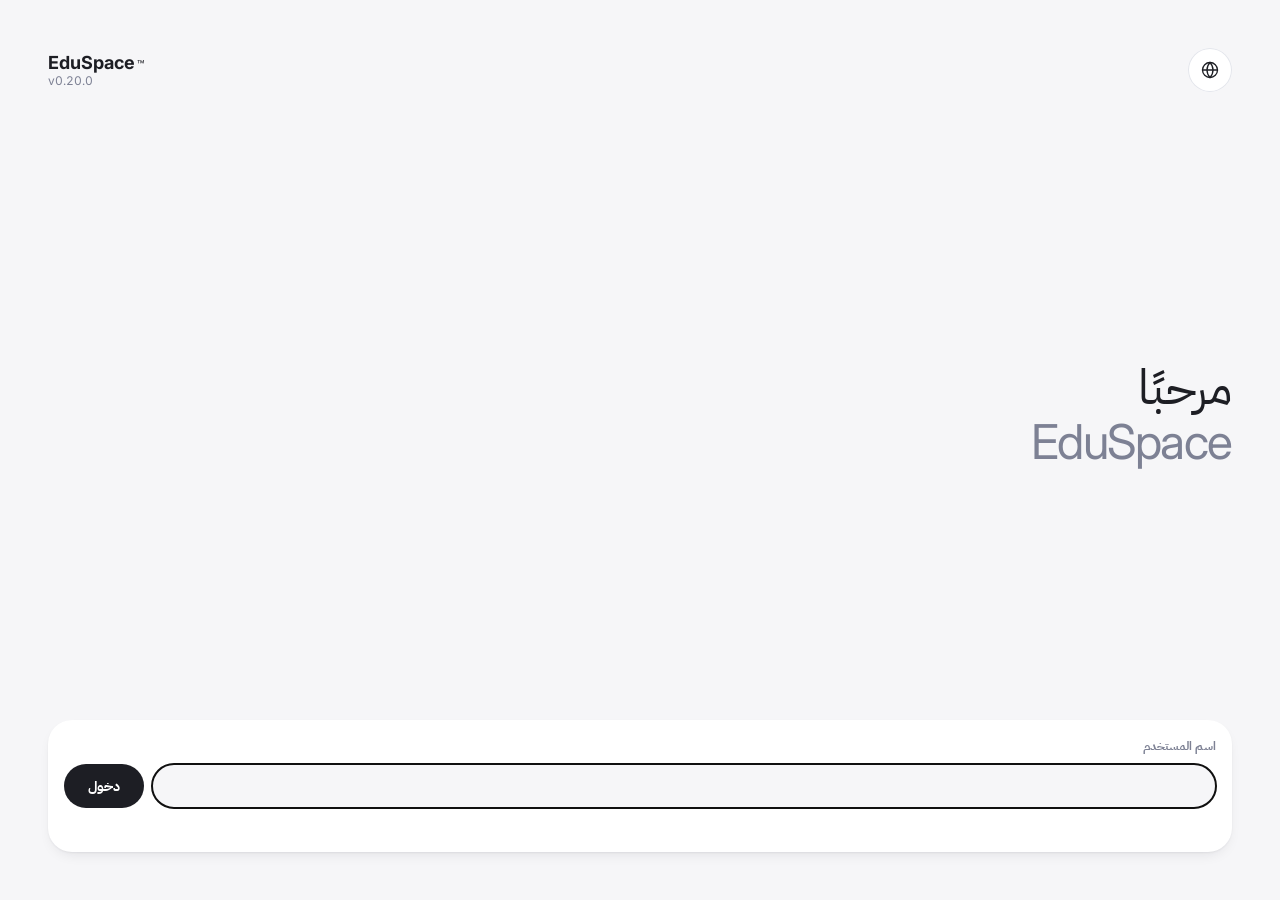
<file: index.html>
<!DOCTYPE html>
<html lang="ar" dir="rtl">
<head>
<meta charset="utf-8">
<meta name="viewport" content="width=device-width,initial-scale=1,maximum-scale=1,user-scalable=no,viewport-fit=cover">
<meta name="apple-mobile-web-app-capable" content="yes">
<meta name="mobile-web-app-capable" content="yes">
<meta name="apple-mobile-web-app-status-bar-style" content="default">
<meta name="apple-mobile-web-app-title" content="EduSpace">
<meta name="theme-color" content="#f6f6f8">
<link rel="manifest" href="manifest.webmanifest">
<link rel="apple-touch-icon" href="icon-180.png">
<link rel="preconnect" href="https://fonts.gstatic.com" crossorigin>
<link rel="stylesheet" href="https://fonts.googleapis.com/css2?family=Inter:wght@400;700&family=IBM+Plex+Sans+Arabic:wght@400;700&display=swap">
<link rel="stylesheet" href="app.css">
<title>EduSpace</title>
</head>
<body>
<div class="wrap" id="app"></div>
<div class="toast" id="toast" role="status"></div>
<script src="app.js"></script>
<script src="station.js"></script>
<script src="course.js"></script>
</body>
</html>
</file>
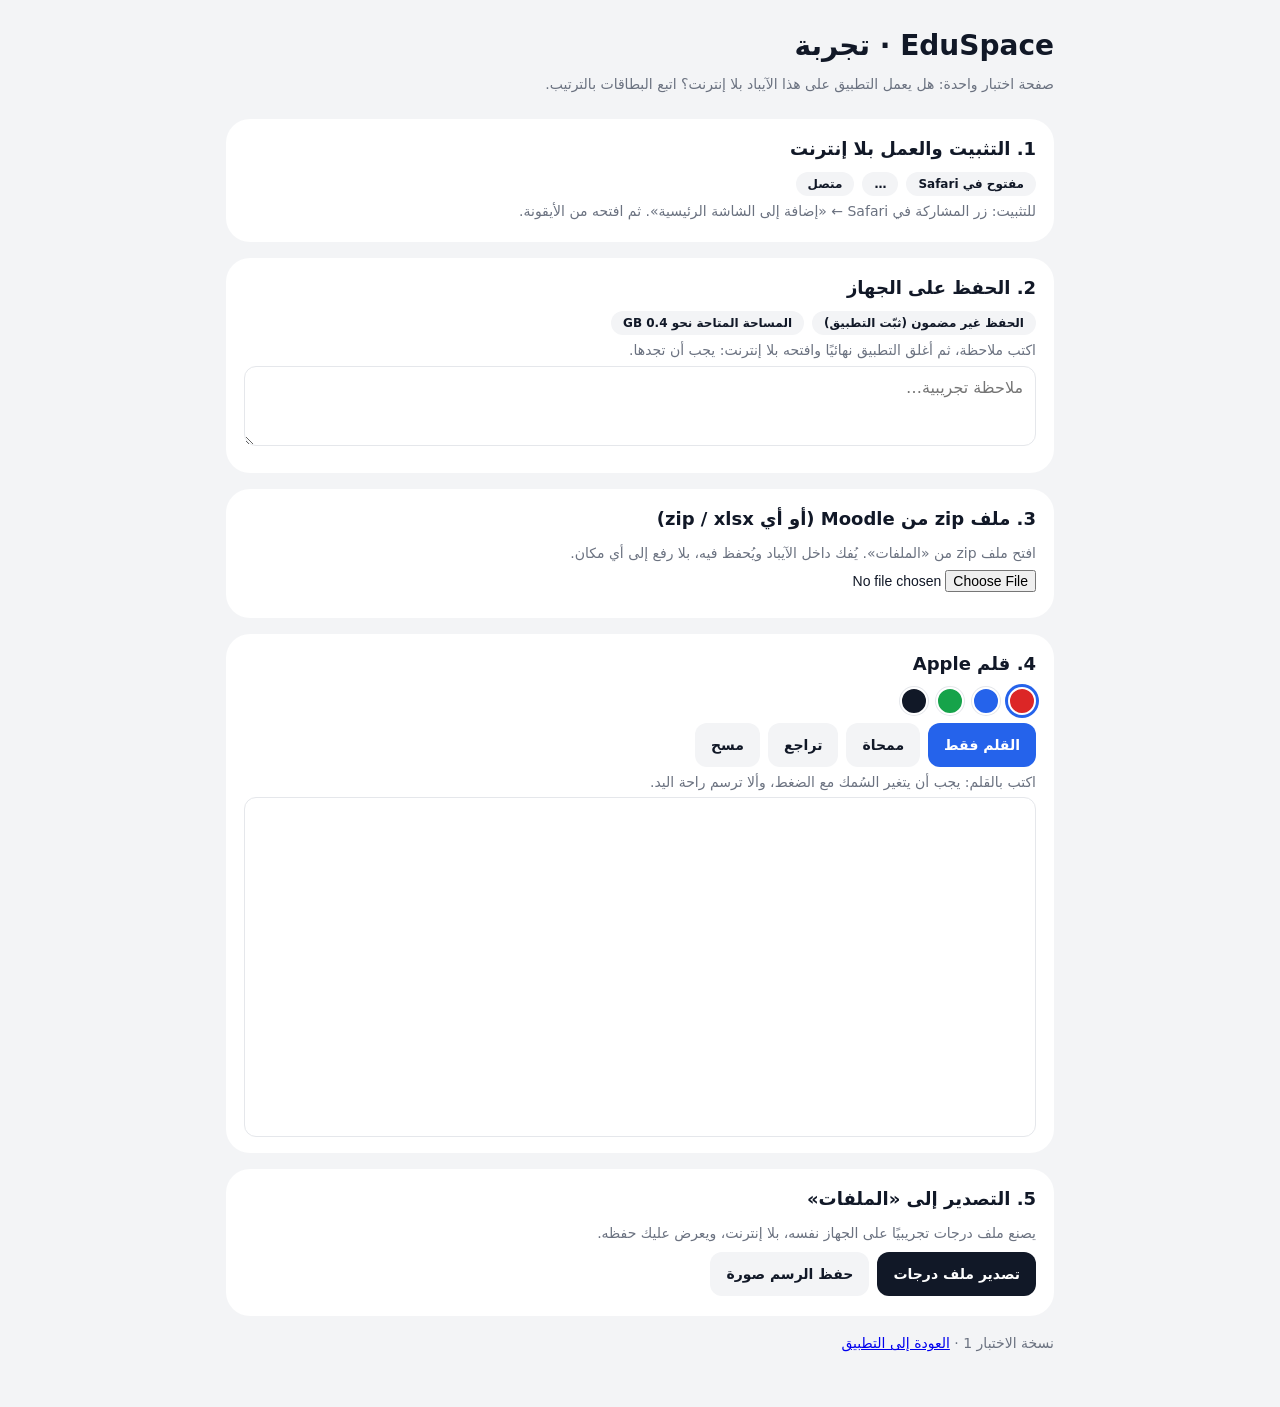
<file: test.html>
<!DOCTYPE html>
<html lang="ar" dir="rtl">
<head>
<meta charset="utf-8">
<meta name="viewport" content="width=device-width,initial-scale=1,viewport-fit=cover">
<meta name="apple-mobile-web-app-capable" content="yes">
<meta name="mobile-web-app-capable" content="yes">
<meta name="apple-mobile-web-app-status-bar-style" content="default">
<meta name="apple-mobile-web-app-title" content="EduSpace">
<meta name="theme-color" content="#111827">
<link rel="manifest" href="manifest.webmanifest">
<link rel="apple-touch-icon" href="icon-180.png">
<title>EduSpace · تجربة العمل بلا إنترنت</title>
<style>
:root{--fg:#111827;--mute:#6b7280;--line:#e5e7eb;--sheet:#f3f4f6;--blue:#2563eb;--ok:#16a34a;--bad:#dc2626}
*{box-sizing:border-box}
body{margin:0;font:16px/1.6 -apple-system,system-ui,"Segoe UI",Tahoma,sans-serif;color:var(--fg);background:var(--sheet);padding:env(safe-area-inset-top) 0 env(safe-area-inset-bottom)}
main{max-width:860px;margin:0 auto;padding:24px 16px 48px}
h1{font-size:28px;margin:0 0 4px}
.sub{color:var(--mute);font-size:14px;margin:0 0 24px}
.card{background:#fff;border-radius:24px;padding:16px 18px;margin:0 0 16px}
.card h2{font-size:18px;margin:0 0 8px;display:flex;align-items:center;gap:8px}
.n{color:var(--mute);font-size:14px;margin:4px 0}
.st{display:inline-block;border-radius:999px;padding:0 12px;font-size:12px;font-weight:700;line-height:24px;background:var(--sheet)}
.st.ok{background:#dcfce7;color:#166534}.st.bad{background:#fee2e2;color:#991b1b}
.row{display:flex;flex-wrap:wrap;gap:8px;align-items:center;margin-top:8px}
button,.btn{appearance:none;border:0;border-radius:12px;background:var(--fg);color:#fff;font:inherit;font-weight:700;font-size:14px;min-height:44px;padding:0 16px;cursor:pointer}
button.sec,.btn.sec{background:var(--sheet);color:var(--fg)}
button.on{background:var(--blue)}
textarea{width:100%;min-height:80px;border:1px solid var(--line);border-radius:12px;padding:8px 12px;font:inherit}
canvas{display:block;width:100%;height:340px;background:#fff;border:1px solid var(--line);border-radius:12px;touch-action:none}
.files{max-height:220px;overflow:auto;font-size:13px;direction:ltr;text-align:left;background:var(--sheet);border-radius:12px;padding:8px 12px;margin-top:8px}
.thumbs{display:flex;gap:8px;flex-wrap:wrap;margin-top:8px}.thumbs img{height:96px;border-radius:8px;border:1px solid var(--line)}
input[type=file]{font-size:14px}
.sw{width:28px;height:28px;border-radius:50%;border:2px solid #fff;box-shadow:0 0 0 1px var(--line);padding:0;min-height:0}
.sw.on{box-shadow:0 0 0 3px var(--blue)}
</style>
</head>
<body>
<main>
  <h1>EduSpace · تجربة</h1>
  <p class="sub">صفحة اختبار واحدة: هل يعمل التطبيق على هذا الآيباد بلا إنترنت؟ اتبع البطاقات بالترتيب.</p>

  <section class="card">
    <h2>1. التثبيت والعمل بلا إنترنت</h2>
    <div class="row"><span id="s-inst" class="st">…</span><span id="s-sw" class="st">…</span><span id="s-net" class="st">…</span></div>
    <p class="n" id="s-help"></p>
  </section>

  <section class="card">
    <h2>2. الحفظ على الجهاز</h2>
    <div class="row"><span id="s-per" class="st">…</span><span id="s-quota" class="st">…</span></div>
    <p class="n">اكتب ملاحظة، ثم أغلق التطبيق نهائيًا وافتحه بلا إنترنت: يجب أن تجدها.</p>
    <textarea id="note" placeholder="ملاحظة تجريبية…"></textarea>
    <p class="n" id="note-at"></p>
  </section>

  <section class="card">
    <h2>3. ملف zip من Moodle (أو أي zip / xlsx)</h2>
    <p class="n">افتح ملف zip من «الملفات». يُفك داخل الآيباد ويُحفظ فيه، بلا رفع إلى أي مكان.</p>
    <input type="file" id="zip" accept=".zip,.xlsx,application/zip,application/vnd.openxmlformats-officedocument.spreadsheetml.sheet">
    <p class="n" id="zip-s"></p>
    <div class="files" id="zip-l" hidden></div>
    <div class="thumbs" id="zip-t"></div>
  </section>

  <section class="card">
    <h2>4. قلم Apple</h2>
    <div class="row" id="pal"></div>
    <div class="row">
      <button id="b-pen" class="on" type="button">القلم فقط</button>
      <button id="b-er" class="sec" type="button">ممحاة</button>
      <button id="b-un" class="sec" type="button">تراجع</button>
      <button id="b-cl" class="sec" type="button">مسح</button>
    </div>
    <p class="n" id="pen-s">اكتب بالقلم: يجب أن يتغير السُمك مع الضغط، وألا ترسم راحة اليد.</p>
    <canvas id="cv"></canvas>
  </section>

  <section class="card">
    <h2>5. التصدير إلى «الملفات»</h2>
    <p class="n">يصنع ملف درجات تجريبيًا على الجهاز نفسه، بلا إنترنت، ويعرض عليك حفظه.</p>
    <div class="row"><button id="b-csv" type="button">تصدير ملف درجات</button><button id="b-png" class="sec" type="button">حفظ الرسم صورة</button></div>
    <p class="n" id="ex-s"></p>
  </section>
  <p class="n">نسخة الاختبار 1 · <a href="./">العودة إلى التطبيق</a></p>
</main>
<script>
var $ = function (id) { return document.getElementById(id); };
function st(el, txt, cls) { el.textContent = txt; el.className = 'st' + (cls ? ' ' + cls : ''); }

/* ---------- 1. install, offline ---------- */
var standalone = window.navigator.standalone === true || matchMedia('(display-mode: standalone)').matches;
st($('s-inst'), standalone ? 'مثبّت على الشاشة الرئيسية' : 'مفتوح في Safari', standalone ? 'ok' : '');
$('s-help').textContent = standalone ? 'جرّب الآن: فعّل وضع الطيران، ثم أغلق التطبيق نهائيًا وافتحه من أيقونته.'
  : 'للتثبيت: زر المشاركة في Safari ← «إضافة إلى الشاشة الرئيسية». ثم افتحه من الأيقونة.';
function net() { st($('s-net'), navigator.onLine ? 'متصل' : 'بلا إنترنت', navigator.onLine ? '' : 'ok'); }
addEventListener('online', net); addEventListener('offline', net); net();
if ('serviceWorker' in navigator) {
  navigator.serviceWorker.register('sw.js').then(function () { return navigator.serviceWorker.ready; })
    .then(function () { st($('s-sw'), 'جاهز للعمل بلا إنترنت', 'ok'); })
    .catch(function (e) { st($('s-sw'), 'تعذّر التجهيز: ' + e.message, 'bad'); });
} else st($('s-sw'), 'المتصفح لا يدعم العمل بلا إنترنت', 'bad');

/* ---------- 2. storage on the device (IndexedDB) ---------- */
var DB = null;
function db() {
  if (DB) return Promise.resolve(DB);
  return new Promise(function (ok, no) {
    var r = indexedDB.open('eduspace-test', 1);
    r.onupgradeneeded = function () { r.result.createObjectStore('kv'); };
    r.onsuccess = function () { DB = r.result; ok(DB); }; r.onerror = function () { no(r.error); };
  });
}
function put(k, v) { return db().then(function (d) { return new Promise(function (ok, no) { var t = d.transaction('kv', 'readwrite'); t.objectStore('kv').put(v, k); t.oncomplete = ok; t.onerror = function () { no(t.error); }; }); }); }
function get(k) { return db().then(function (d) { return new Promise(function (ok, no) { var r = d.transaction('kv').objectStore('kv').get(k); r.onsuccess = function () { ok(r.result); }; r.onerror = function () { no(r.error); }; }); }); }
if (navigator.storage && navigator.storage.persist) {
  navigator.storage.persist().then(function (p) { st($('s-per'), p ? 'الحفظ دائم' : 'الحفظ غير مضمون (ثبّت التطبيق)', p ? 'ok' : ''); });
  navigator.storage.estimate().then(function (e) { st($('s-quota'), 'المساحة المتاحة نحو ' + Math.round((e.quota || 0) / 1e9 * 10) / 10 + ' GB'); });
} else { st($('s-per'), 'لا معلومات عن الحفظ'); $('s-quota').hidden = true; }
get('note').then(function (n) { if (n) { $('note').value = n.text; $('note-at').textContent = 'محفوظة منذ ' + new Date(n.at).toLocaleString('ar-EG-u-nu-latn'); } });
$('note').oninput = function () {
  var v = this.value; clearTimeout(this.t);
  this.t = setTimeout(function () { put('note', { text: v, at: Date.now() }).then(function () { $('note-at').textContent = 'حُفظت على الجهاز'; }); }, 400);
};

/* ---------- 3. zip ---------- */
function unzip(u) {
  var dv = new DataView(u.buffer, u.byteOffset, u.byteLength), e = -1, out = [];
  for (var i = u.length - 22; i >= Math.max(0, u.length - 66000); i--) if (dv.getUint32(i, true) === 0x06054b50) { e = i; break; }
  if (e < 0) throw new Error('ليس ملف zip');
  var n = dv.getUint16(e + 10, true), p = dv.getUint32(e + 16, true);
  for (var k = 0; k < n; k++) {
    if (dv.getUint32(p, true) !== 0x02014b50) break;
    var flags = dv.getUint16(p + 8, true), meth = dv.getUint16(p + 10, true), csz = dv.getUint32(p + 20, true), usz = dv.getUint32(p + 24, true);
    var nl = dv.getUint16(p + 28, true), xl = dv.getUint16(p + 30, true), cl = dv.getUint16(p + 32, true), lo = dv.getUint32(p + 42, true);
    var raw = u.subarray(p + 46, p + 46 + nl), name;
    try { name = new TextDecoder('utf-8', { fatal: !(flags & 0x800) ? true : false }).decode(raw); } catch (x) { name = new TextDecoder('windows-1256').decode(raw); }
    out.push({ name: name, meth: meth, csz: csz, usz: usz, lo: lo });
    p += 46 + nl + xl + cl;
  }
  function data(f) {
    var s0 = f.lo + 30 + dv.getUint16(f.lo + 26, true) + dv.getUint16(f.lo + 28, true), d = u.subarray(s0, s0 + f.csz);
    if (f.meth === 0) return Promise.resolve(new Blob([d]));
    return new Response(new Blob([d]).stream().pipeThrough(new DecompressionStream('deflate-raw'))).blob();
  }
  return { files: out, data: data };
}
function kb(n) { return n > 1e6 ? (Math.round(n / 1e5) / 10) + ' MB' : Math.max(1, Math.round(n / 1e3)) + ' KB'; }
function showZip(name, buf, saved) {
  var z; try { z = unzip(new Uint8Array(buf)); } catch (e) { $('zip-s').textContent = e.message; return; }
  var files = z.files.filter(function (f) { return !/\/$/.test(f.name); }), dirs = {};
  files.forEach(function (f) { dirs[f.name.split('/')[0]] = 1; });
  $('zip-s').textContent = name + ' · ' + kb(buf.byteLength) + ' · ' + files.length + ' ملفًا في ' + Object.keys(dirs).length + ' مجلدًا' + (saved ? ' · محفوظ على الجهاز ✓' : '');
  var l = $('zip-l'); l.hidden = false; l.textContent = '';
  files.slice(0, 300).forEach(function (f) { var d = document.createElement('div'); d.textContent = f.name + '  (' + kb(f.usz) + ')'; l.appendChild(d); });
  var t = $('zip-t'); t.textContent = '';
  files.filter(function (f) { return /\.(jpe?g|png|gif|webp)$/i.test(f.name); }).slice(0, 8).forEach(function (f) {
    z.data(f).then(function (b) { var im = document.createElement('img'); im.src = URL.createObjectURL(b); im.title = f.name; t.appendChild(im); })
      .catch(function () {});
  });
}
$('zip').onchange = function () {
  var f = this.files[0]; if (!f) return;
  $('zip-s').textContent = 'جارٍ الفتح…';
  f.arrayBuffer().then(function (buf) {
    showZip(f.name, buf, false);
    return put('zip', { name: f.name, buf: buf, at: Date.now() }).then(function () { showZip(f.name, buf, true); });
  }).catch(function (e) { $('zip-s').textContent = 'تعذّر: ' + e.message; });
};
get('zip').then(function (z) { if (z) showZip(z.name, z.buf, true); });

/* ---------- 4. Apple Pencil ---------- */
var cv = $('cv'), cx = cv.getContext('2d'), strokes = [], cur = null, penOnly = true, eraser = false, color = '#dc2626';
['#dc2626', '#2563eb', '#16a34a', '#111827'].forEach(function (c) {
  var b = document.createElement('button'); b.type = 'button'; b.className = 'sw' + (c === color ? ' on' : ''); b.style.background = c; b.setAttribute('aria-label', 'لون');
  b.onclick = function () { color = c; eraser = false; $('b-er').className = 'sec'; [].forEach.call($('pal').children, function (x) { x.classList.remove('on'); }); b.classList.add('on'); };
  $('pal').appendChild(b);
});
function size() {
  var r = cv.getBoundingClientRect(), d = devicePixelRatio || 1;
  cv.width = r.width * d; cv.height = r.height * d; cx.setTransform(d, 0, 0, d, 0, 0); redraw();
}
function seg(s, a, b) {
  cx.globalCompositeOperation = s.er ? 'destination-out' : 'source-over';
  cx.strokeStyle = s.c; cx.lineCap = 'round'; cx.lineJoin = 'round';
  cx.lineWidth = s.er ? 24 : 1 + 5 * (b.p || 0.5);
  cx.beginPath(); cx.moveTo(a.x, a.y); cx.lineTo(b.x, b.y); cx.stroke();
}
function redraw() {
  cx.clearRect(0, 0, cv.width, cv.height);
  strokes.forEach(function (s) { for (var i = 1; i < s.pts.length; i++) seg(s, s.pts[i - 1], s.pts[i]); });
}
function pt(e) { var r = cv.getBoundingClientRect(); return { x: e.clientX - r.left, y: e.clientY - r.top, p: e.pressure }; }
cv.addEventListener('pointerdown', function (e) {
  if (penOnly && e.pointerType === 'touch') return;
  cv.setPointerCapture(e.pointerId);
  cur = { c: color, er: eraser, pts: [pt(e)] }; strokes.push(cur);
  $('pen-s').textContent = 'نوع الإدخال: ' + (e.pointerType === 'pen' ? 'قلم Apple ✓' : e.pointerType === 'touch' ? 'إصبع' : 'فأرة') + ' · الضغط ' + Math.round(e.pressure * 100) + '%';
});
cv.addEventListener('pointermove', function (e) {
  if (!cur) return;
  var list = e.getCoalescedEvents ? e.getCoalescedEvents() : [e];
  list.forEach(function (x) { var p = pt(x); seg(cur, cur.pts[cur.pts.length - 1], p); cur.pts.push(p); });
});
function end() { if (cur) put('ink', strokes); cur = null; }
cv.addEventListener('pointerup', end); cv.addEventListener('pointercancel', end);
$('b-pen').onclick = function () { penOnly = !penOnly; this.className = penOnly ? 'on' : 'sec'; this.textContent = penOnly ? 'القلم فقط' : 'القلم والإصبع'; };
$('b-er').onclick = function () { eraser = !eraser; this.className = eraser ? 'on' : 'sec'; };
$('b-un').onclick = function () { strokes.pop(); redraw(); put('ink', strokes); };
$('b-cl').onclick = function () { strokes = []; redraw(); put('ink', strokes); };
addEventListener('resize', size);
get('ink').then(function (s) { if (s) strokes = s; size(); });

/* ---------- 5. export ---------- */
function save(blob, name) {
  var f = new File([blob], name, { type: blob.type });
  if (navigator.canShare && navigator.canShare({ files: [f] })) {
    return navigator.share({ files: [f], title: name }).then(function () { $('ex-s').textContent = 'تم: اختر «حفظ في الملفات».'; }, function () {});
  }
  var a = document.createElement('a'); a.href = URL.createObjectURL(blob); a.download = name; document.body.appendChild(a); a.click(); a.remove();
  $('ex-s').textContent = 'نُزّل ' + name;
}
$('b-csv').onclick = function () {
  var rows = [['الرقم الجامعي', 'الاسم', 'الشعبة', 'التكليف 1', 'التكليف 2', 'المجموع'],
    ['120256797', 'أحمد حسام محمد حسين', '102', '8', '9.5', '17.5'], ['120252966', 'أحمد سهيل عبد الكريم فروانة', '102', '7', '10', '17']];
  var csv = '﻿' + rows.map(function (r) { return r.map(function (c) { return '"' + String(c).replace(/"/g, '""') + '"'; }).join(','); }).join('\r\n');
  save(new Blob([csv], { type: 'text/csv' }), 'درجات-تجربة.csv');
};
$('b-png').onclick = function () { cv.toBlob(function (b) { save(b, 'تصحيح-تجربة.png'); }, 'image/png'); };
</script>
</body>
</html>
</file>
<file: app.css>
/* EduSpace offline — styles 0.20: Inter and IBM Plex Sans Arabic, one weight per size, tags and bars 28, buttons 44, the switch, the course cards in their light colour, the sign-in one field at a time; the margin variable is --edge (the course colour also used --m: no margins in 0.19). 0.19: fixed margins 48 (phone 24), no page scroll (the top bar stays), corners 24, white cards like the web, square home cards 6/4/2, bars 24, the mark 18, the sign-in page. 0.18: the whole course (course.js) — list cards, forms, the distribution, the participation; the approved card shadow (ui_notes 23); the grading page's bar at the top (ui_notes 4). 0.12: the grading station (viewer, tools, voice note), the two numbers, the distribution; 0.5.3: the version under the mark, the layer bubble; 0.5.2: home cards at the bottom, the bar's tip, the sync row; 0.5: the mark 16, selects as tall as buttons; 0.4: tips on round buttons; 0.3: course colours in three tones (--t light, --m middle, --d deep); 0.2: the approved style (handoff/brand_rules.md).
   Type: IBM Plex Sans Arabic 400/700, six sizes only: 48 · 28 · 18 · 16 · 14 · 12. */
:root{--ground:#f6f6f8;--card:#fff;--fg:#1d1e24;--fg2:#4b4e5e;--mute:#7d8194;--faint:#c6c8d1;--line:#e4e6ec;
  --lav:#eceefc;--lav2:#9aa6f2;--rose:#fbeef3;--rose2:#f0a9c2;--sky:#e8f2f6;--sky2:#a8c7d4;--sage:#edf5ef;--sage2:#b9d6c2;--slate:#b9c6d4;
  --blue:#3f5bd8;--ok:#1f8a4c;--warn:#b7791f;--bad:#d92d20;--moodle:#b45309;
  --hatch:repeating-linear-gradient(135deg,#ebecf1 0 6px,#f6f6f8 6px 12px)}
*{box-sizing:border-box;-webkit-tap-highlight-color:transparent}
html,body{margin:0;background:var(--ground);color:var(--fg);font:400 16px/1.7 "IBM Plex Sans Arabic",Helvetica,Arial,sans-serif}
body{padding:env(safe-area-inset-top) env(safe-area-inset-right) env(safe-area-inset-bottom) env(safe-area-inset-left)}
button,input,select{font:inherit;color:inherit}
svg{width:18px;height:18px;fill:none;stroke:currentColor;stroke-width:1.75;stroke-linecap:round;stroke-linejoin:round;flex:none}
.wrap{max-width:1100px;margin:0 auto;padding:16px 16px 112px}
/* home: the title at the top, the cards at the bottom with the same 16 margin as the sides; more cards grow upward */
.wrap.home{min-height:100vh;min-height:100dvh;display:flex;flex-direction:column;padding-bottom:calc(16px + env(safe-area-inset-bottom))}
.wrap.home>.grid{margin-top:auto;padding-top:24px}
/* brand: the original, unchanged */
.brand{direction:ltr;font-size:16px;font-weight:700;white-space:nowrap;display:inline-flex;flex-direction:column;align-items:flex-start;line-height:1.2}
.brand .w{display:block}
.brand sup{font-size:16px;font-weight:400;vertical-align:baseline;margin-inline-start:2px}
.brand .ver{font-size:12px;font-weight:400;color:var(--mute)}
/* top bar and titles */
.bar{display:flex;align-items:center;gap:8px;min-height:56px}
.bar .mid{flex:1;display:flex;justify-content:center;min-width:0}
h1{font-size:48px;line-height:1.15;font-weight:400;margin:16px 0 8px}
.syncrow{display:flex;justify-content:flex-start;margin:0 0 16px}
h1 span{display:block;color:var(--mute)}
h2{font-size:28px;line-height:1.25;font-weight:700;margin:0 0 12px}
h3{font-size:18px;line-height:1.4;font-weight:700;margin:0}
@media(max-width:480px){h1{font-size:28px}}
.n12{font-size:12px;color:var(--mute)}
.n14{font-size:14px;color:var(--fg2)}
/* buttons */
.ico{appearance:none;border:0;width:44px;height:44px;border-radius:50%;display:inline-flex;align-items:center;justify-content:center;cursor:pointer;flex:none;background:var(--card);color:var(--fg);box-shadow:inset 0 0 0 1px var(--line)}
.ico.dk{background:var(--fg);color:#fff;box-shadow:none}
/* every round icon button shows its name in a small dark tip, on hover and on keyboard focus */
.ico[data-tip]{position:relative}
.ico[data-tip]:hover::after,.ico[data-tip]:focus-visible::after{content:attr(data-tip);position:absolute;top:calc(100% + 6px);inset-inline-start:0;z-index:40;white-space:nowrap;background:var(--fg);color:#fff;font-size:12px;line-height:1.6;font-weight:400;padding:4px 10px;border-radius:999px;pointer-events:none}
@media (hover:none){.ico[data-tip]:hover::after{content:none}}
.btn{appearance:none;border:0;border-radius:999px;background:var(--fg);color:#fff;font-weight:700;font-size:14px;min-height:44px;padding:0 18px;display:inline-flex;align-items:center;gap:8px;cursor:pointer;white-space:nowrap}
.btn.sec{background:var(--card);color:var(--fg);box-shadow:inset 0 0 0 1px var(--line)}
.btn.dz{background:var(--bad)}
.btn:disabled{opacity:.4}
/* pills (tabs and filters) */
.pills{display:flex;gap:8px;overflow-x:auto;margin:0 0 16px;padding:2px}
.pills.inbar{margin:0 8px 0 0;flex:0 1 auto;min-width:0}
.pill{appearance:none;border:0;border-radius:999px;min-height:40px;padding:0 16px;font-size:14px;font-weight:700;background:var(--card);color:var(--fg2);box-shadow:inset 0 0 0 1px var(--line);cursor:pointer;display:inline-flex;align-items:center;gap:6px;white-space:nowrap}
.pill.on{background:var(--fg);color:#fff;box-shadow:none}
.badge{display:inline-flex;align-items:center;background:var(--fg);color:#fff;border-radius:999px;padding:0 10px;line-height:24px;font-size:12px;font-weight:700;white-space:nowrap}
.tag{display:inline-flex;align-items:center;border-radius:999px;padding:0 10px;line-height:22px;font-size:12px;font-weight:700;background:var(--ground);color:var(--fg2);white-space:nowrap}
.tag.moodle{background:#fff1e6;color:var(--moodle)}
.tag.ok{background:#e3f3e8;color:var(--ok)}
/* sync chip */
.sync{display:inline-flex;align-items:center;gap:8px;border:0;border-radius:999px;padding:0 14px;min-height:44px;font-size:12px;font-weight:700;background:var(--card);box-shadow:inset 0 0 0 1px var(--line);cursor:pointer;white-space:nowrap}
.sync .dot{width:8px;height:8px;border-radius:50%;background:var(--ok)}
.sync.pend .dot{background:#f59e0b}
.sync.off .dot{background:var(--mute)}
/* cards */
.grid{display:grid;grid-template-columns:repeat(auto-fill,minmax(320px,1fr));gap:16px}
.card{background:var(--card);border-radius:28px;padding:18px}
.cc{border-radius:28px;padding:18px;display:flex;flex-direction:column;gap:12px;cursor:pointer}
.cc .hd{display:flex;align-items:center;gap:10px}
.cc .hd .t{flex:1;min-width:0}
.cc .code{font-size:16px;font-weight:700;direction:ltr;display:block;text-align:right}
.big{font-size:48px;line-height:1;font-weight:400;direction:ltr;text-align:right}
.big small{font-size:18px;color:var(--mute)}
.cc{background:var(--t)}
/* progress: layered rounded rectangles — hatched track, then middle tone, then deep tone of the course colour */
.prog{position:relative;height:36px;border-radius:12px;background:var(--hatch);overflow:hidden}
.prog i{position:absolute;inset-block:0;inset-inline-start:0;border-radius:12px}
.prog i.s{background:var(--m)}
.prog i.g{background:var(--d)}
.prog.sm{height:10px;border-radius:5px}.prog.sm i{border-radius:5px}
.prog{cursor:pointer;overflow:visible}
.prog::before{content:"";position:absolute;inset:0;border-radius:inherit;background:var(--hatch);z-index:0}
.prog i{z-index:1}
.tipb{position:absolute;bottom:calc(100% + 8px);z-index:40;white-space:nowrap;background:var(--fg);color:#fff;font-size:12px;line-height:1.6;padding:4px 10px;border-radius:999px;pointer-events:none}
/* tables */
.tw{background:var(--card);border-radius:28px;overflow:auto;-webkit-overflow-scrolling:touch}
table{border-collapse:collapse;width:100%;font-size:14px}
th,td{padding:10px 12px;text-align:right;border-bottom:1px solid var(--line);white-space:nowrap}
th{font-size:12px;color:var(--mute);font-weight:700;position:sticky;top:0;background:var(--card);z-index:2}
td.ck,th.ck{width:1%;padding-inline-end:4px}
input[type=checkbox]{width:20px;height:20px;margin:0;vertical-align:middle;accent-color:var(--fg)}
tr.grp td{background:var(--ground);font-weight:700;cursor:pointer;position:sticky;top:41px;z-index:1}
tr.grp .gh{display:flex;align-items:center;gap:12px}
tr.grp.shut .chev{transform:rotate(90deg)}
tr.sel td{background:#f1f2fd}
.ltr{direction:ltr;text-align:right}
.av{width:34px;height:34px;border-radius:50%;background:var(--lav);display:inline-flex;align-items:center;justify-content:center;font-size:14px;font-weight:700;flex:none}
/* gradebook */
.gb th.st,.gb td.st{position:sticky;right:0;background:var(--card);z-index:3;box-shadow:-1px 0 0 var(--line)}
.gb th.st{z-index:4}
.gb td.g{padding:4px 6px}
.gb input.cell{width:64px;height:36px;border:1px solid transparent;border-radius:12px;background:var(--ground);text-align:center;font-size:16px;direction:ltr}
.gb input.cell:focus{outline:none;border-color:var(--fg);background:#fff}
.gb input.cell.dirty{box-shadow:inset 0 -3px 0 #f59e0b}
.gb th .it{display:flex;flex-direction:column;align-items:center;gap:2px;cursor:pointer;min-width:56px}
.gb th .it b{color:var(--fg);font-size:14px;text-align:center}
.gb th .it .row{justify-content:center}
.gb td.tot{font-weight:700;text-align:center;font-size:16px}
/* bulk bar */
.bulk{position:fixed;inset-inline:16px;bottom:calc(16px + env(safe-area-inset-bottom));z-index:20;display:flex;flex-wrap:wrap;gap:8px;align-items:center;background:var(--fg);color:#fff;border-radius:28px;padding:8px 12px;max-width:1068px;margin:0 auto}
.bulk b{margin-inline-end:auto;font-size:14px;padding-inline-start:6px}
.bulk .btn{background:rgba(255,255,255,.14);min-height:40px}
.bulk .btn.dz{background:var(--bad)}
/* sheet */
.ov{position:fixed;inset:0;background:rgba(29,30,36,.35);z-index:50;display:flex;align-items:flex-end;justify-content:center}
@media(min-width:700px){.ov{align-items:center}}
.sh{background:var(--card);width:100%;max-width:560px;max-height:88vh;overflow:auto;border-radius:28px 28px 0 0;padding:22px 22px calc(22px + env(safe-area-inset-bottom))}
@media(min-width:700px){.sh{border-radius:28px}}
.sh h2{font-size:18px;margin:0 0 12px}
.field{display:flex;flex-direction:column;gap:4px;margin:0 0 12px}
.field label,.lab{font-size:12px;font-weight:700;color:var(--mute)}
.field input,.field select,.inp{font-size:16px;height:44px;min-height:44px;box-sizing:border-box;border:0;border-radius:999px;padding:0 16px;background:var(--ground)}
select.inp,.field select{-webkit-appearance:none;appearance:none;padding-inline-end:40px;background-image:url("data:image/svg+xml,%3Csvg xmlns='http://www.w3.org/2000/svg' viewBox='0 0 24 24' fill='none' stroke='%231d1e24' stroke-width='1.75' stroke-linecap='round' stroke-linejoin='round'%3E%3Cpath d='m6 9 6 6 6-6'/%3E%3C/svg%3E");background-repeat:no-repeat;background-size:18px;background-position:left 14px center}
.opt{display:flex;align-items:center;gap:10px;min-height:40px;font-size:14px}
.foot{display:flex;gap:8px;flex-wrap:wrap;margin-top:16px}
.row{display:flex;align-items:center;gap:8px;flex-wrap:wrap}
.sp{flex:1}
.toast{position:fixed;left:50%;transform:translateX(-50%);bottom:calc(96px + env(safe-area-inset-bottom));background:var(--fg);color:#fff;border-radius:999px;padding:10px 18px;font-size:14px;z-index:60;opacity:0;transition:opacity .2s;pointer-events:none;max-width:90vw}
.toast.on{opacity:1}
.empty{padding:32px 16px;text-align:center;color:var(--mute)}
.ph{border:2px dashed var(--line);border-radius:28px;padding:32px 16px;text-align:center;color:var(--mute)}
.ch{display:flex;align-items:center;gap:12px;padding:10px 0;border-bottom:1px solid var(--line);font-size:14px}
.ch:last-child{border-bottom:0}
.banner{background:#fff7ed;color:#9a3412;border-radius:18px;padding:12px 16px;font-size:14px;margin:0 0 16px}
/* 0.12 — tags, the two numbers, the distribution */
.tag.warn{background:#fff7ed;color:var(--warn)}
.tag.bad{background:#fdecea;color:var(--bad)}
.gb td.stale{color:var(--mute);box-shadow:inset 0 -3px 0 #f59e0b}
.trow{display:flex;align-items:center;gap:12px;padding:8px 0;border-bottom:1px solid var(--line);font-size:14px}
.trow.hd{font-size:12px;color:var(--mute);font-weight:700}
.trow .sp{display:flex;align-items:center;gap:6px;flex-wrap:wrap}
.trow b,.trow>span:not(.sp){min-width:64px;text-align:left}
.trow.d1 .sp{padding-inline-start:20px}.trow.d2 .sp{padding-inline-start:40px;color:var(--fg2)}
.trow.d0{font-weight:700}
/* the station's list */
table.stn tr.link{cursor:pointer}
table.stn tr.link:active td{background:#f1f2fd}
table.stn td{white-space:normal;vertical-align:middle}
table.stn td .tag{margin-inline-start:4px}
td.num{text-align:center;font-weight:700;direction:ltr}
/* the viewer: the whole screen */
body.noscroll{overflow:hidden}
.vw{position:fixed;inset:0;z-index:45;background:#e9eaef;display:flex;flex-direction:column;padding:env(safe-area-inset-top) env(safe-area-inset-right) 0 env(safe-area-inset-left)}
.vbar,.vtools{display:flex;align-items:center;gap:8px;padding:8px 12px;background:var(--card);box-shadow:0 1px 0 var(--line);flex-wrap:wrap}
.vbar .who{flex:1;min-width:0;display:flex;flex-direction:column;line-height:1.4}
.vbar .who b{font-size:16px;white-space:nowrap;overflow:hidden;text-overflow:ellipsis}
.ico.flip svg{transform:scaleX(-1)}
.ico:disabled{opacity:.35}
.vg{display:flex;align-items:center;gap:8px}
.vg .cell{width:72px;height:44px;border:1px solid var(--line);border-radius:12px;background:var(--ground);text-align:center;font-size:18px;direction:ltr}
.vg .cell:focus{outline:none;border-color:var(--fg);background:#fff}
.vtools .tl{appearance:none;border:0;width:44px;height:44px;border-radius:12px;background:transparent;display:inline-flex;align-items:center;justify-content:center;cursor:pointer;color:var(--fg)}
.vtools .tl.on{background:var(--fg);color:#fff}
.vtools .tl.dotb i{width:20px;height:20px;border-radius:50%;display:block;box-shadow:0 0 0 2px #fff,0 0 0 3px var(--line)}
.vtools .tl.dotb.on{background:var(--ground)}
.vtools .tl.dotb.on i{box-shadow:0 0 0 2px #fff,0 0 0 4px var(--fg)}
.vau{display:flex;align-items:center;gap:8px}
.vaudio{height:40px;max-width:280px}
.recdot{width:12px;height:12px;border-radius:50%;background:var(--bad);animation:blink 1s infinite}
@keyframes blink{50%{opacity:.25}}
.vpages{flex:1;overflow:auto;-webkit-overflow-scrolling:touch;padding:16px 16px calc(32px + env(safe-area-inset-bottom));display:flex;flex-direction:column;align-items:center;gap:16px}
.vpage{position:relative;background:#fff;box-shadow:0 1px 3px rgba(0,0,0,.12);flex:none}
.vpage canvas{position:absolute;inset:0;width:100%;height:100%}
.vpage canvas.ink{touch-action:pan-x pan-y;cursor:crosshair}
.vfile{align-self:stretch;max-width:980px;margin:0 auto;width:100%}
.vload{padding:32px;color:var(--mute)}
.vload.err{color:var(--bad)}
.vother{background:var(--card);border-radius:28px;padding:24px;text-align:center}
/* 0.13 — the submitted text, links, notes */
.vnote,.vtextw,.vlinks{width:100%;max-width:980px;background:var(--card);border-radius:18px;padding:12px 16px;flex:none}
.vnote textarea,.hled textarea{width:100%;border:1px solid var(--line);border-radius:12px;padding:8px 12px;font:inherit;font-size:16px;background:var(--ground);resize:vertical}
.vtext{background:#fff;border-radius:12px;padding:16px;margin-top:8px;font-size:18px;line-height:1.9;white-space:pre-wrap;-webkit-user-select:text;user-select:text;cursor:text}
.vtext mark{color:inherit;border-radius:3px;cursor:pointer}.vtext mark.has-n{box-shadow:inset 0 -2px 0 rgba(0,0,0,.4)}
.hled:not(:empty){margin-top:8px;display:flex;flex-direction:column;gap:8px}
.hlbar{position:fixed;z-index:60;display:flex;gap:8px;padding:8px;background:var(--fg);border-radius:999px;box-shadow:0 4px 16px rgba(0,0,0,.25)}
.hlc{appearance:none;border:2px solid #fff;width:32px;height:32px;border-radius:50%;cursor:pointer;flex:none}
.vlinks a{display:block;direction:ltr;text-align:right;font-size:16px;padding:6px 0;overflow:hidden;text-overflow:ellipsis;white-space:nowrap;color:var(--fg)}
.hlbar[hidden]{display:none}
/* 0.14 — the queue's capsule */
.qbar{position:fixed;z-index:70;left:16px;bottom:calc(16px + env(safe-area-inset-bottom));background:var(--fg);color:#fff;font-size:12px;padding:6px 14px;border-radius:999px;box-shadow:0 2px 10px rgba(0,0,0,.2);pointer-events:none}
.qbar[hidden]{display:none}
.pb-row{display:flex;align-items:center;gap:12px;padding:10px 0;border-bottom:1px solid var(--line)}
.pb-row input[type=checkbox]{width:22px;height:22px;flex:none}
.pb-row.off .sp{opacity:.5}
.pb-row .sp{flex:1;min-width:0}
.pb-all{font-weight:700}
/* 0.15 — the gradebook's headers; the one way a grade is shown */
.gb th .it b{display:inline-flex;align-items:center;gap:2px}
.gb th .it .off{line-height:0;color:var(--mute)}.gb th .it .off svg{width:12px;height:12px;fill:none;stroke:currentColor;stroke-width:1.75}
.score{display:inline-flex;direction:rtl;unicode-bidi:isolate;align-items:baseline;gap:4px;white-space:nowrap;font-variant-numeric:tabular-nums}
.score .got{font-weight:700}.score .sep,.score .max{color:var(--mute)}
.vg .gmax{color:var(--mute);font-size:16px;white-space:nowrap}
/* 0.16 — the grading page (proto_station_v1): the work fills the screen, a floating capsule, one bar at the bottom */
.vw2{position:fixed;inset:0;z-index:45;background:#dcdee6}
.vpages2{position:absolute;inset:0 0 64px 0;overflow:auto;-webkit-overflow-scrolling:touch;padding:16px;display:flex;flex-direction:column;align-items:center;gap:16px}
.vpages2 .vtextw,.vpages2 .vlinks{width:100%;max-width:980px}
.vpill{position:fixed;left:16px;bottom:80px;z-index:47;background:rgba(29,30,36,.75);color:#fff;font-size:12px;padding:4px 12px;border-radius:999px;pointer-events:none}
.vpill[hidden]{display:none}
.cap{position:fixed;z-index:48;display:flex;flex-direction:column;align-items:center;gap:6px;padding:8px;background:rgba(255,255,255,.96);border-radius:999px;box-shadow:0 6px 24px rgba(0,0,0,.18)}
.cap .grip{width:28px;height:20px;display:flex;align-items:center;justify-content:center;color:var(--mute);cursor:grab;touch-action:none}
.cap .grip svg{width:18px;height:18px;fill:none;stroke:currentColor;stroke-width:2.4;stroke-linecap:round}
.cap .t{width:42px;height:42px;border:0;border-radius:50%;background:transparent;display:flex;align-items:center;justify-content:center;cursor:pointer;color:var(--fg)}
.cap .t svg{width:20px;height:20px;fill:none;stroke:currentColor;stroke-width:1.9;stroke-linecap:round;stroke-linejoin:round}
.cap .t.on{background:var(--fg);color:#fff}
.cap .t.rec{background:var(--bad);color:#fff;animation:blink 1s infinite}
.cap .cols{display:grid;grid-template-columns:repeat(2,36px);gap:4px}
.cap .cols .t{width:36px;height:36px}
.cap .dot{width:18px;height:18px;border-radius:50%;display:block;box-shadow:0 0 0 2px #fff,0 0 0 3px var(--line)}
.cap .t.on .dot{box-shadow:0 0 0 2px #fff,0 0 0 4px var(--fg)}
.cap .t.on:has(.dot){background:transparent}
.cap .sep{width:24px;height:1px;background:var(--line)}
.cap.min .t,.cap.min .sep,.cap.min .cols{display:none}
.vbar2{position:fixed;left:0;right:0;bottom:0;height:64px;z-index:49;display:flex;align-items:center;gap:8px;padding:0 12px env(safe-area-inset-bottom);background:var(--card);box-shadow:0 -1px 0 var(--line)}
.vbar2 .sp{flex:1}
.vbar2 .tag[hidden]{display:none}
.nav2{display:flex;align-items:center;gap:2px;background:var(--ground);border-radius:999px;padding:2px;min-width:0}
.nav2 .a{width:40px;height:40px;border:0;border-radius:50%;background:transparent;display:flex;align-items:center;justify-content:center;cursor:pointer;color:var(--fg);flex:none}
.nav2 .a svg{width:18px;height:18px;fill:none;stroke:currentColor;stroke-width:2;stroke-linecap:round;stroke-linejoin:round}
.nav2 .a.flip svg{transform:scaleX(-1)}
.nav2 .a:disabled{opacity:.3}
.nav2 .pick{border:0;background:#fff;border-radius:999px;height:40px;padding:0 14px;display:flex;align-items:center;gap:6px;cursor:pointer;max-width:200px;min-width:0;box-shadow:0 1px 2px rgba(0,0,0,.06);font:inherit;color:var(--fg)}
.nav2 .pick b{white-space:nowrap;overflow:hidden;text-overflow:ellipsis}
.nav2 .pick .lab:empty{display:none}
.vlist{position:fixed;bottom:72px;z-index:50;width:400px;max-height:70vh;overflow:auto;background:#fff;border-radius:24px;box-shadow:0 10px 40px rgba(0,0,0,.25);padding:10px}
.vlist h4{margin:4px 8px 8px;font-size:14px;color:var(--mute)}
.vlist .row{display:flex;align-items:center;gap:10px;padding:10px 8px;border-radius:12px;cursor:pointer}
.vlist .row:hover,.vlist .row.cur{background:var(--ground)}
.vlist .row .nm{flex:1;min-width:0}.vlist .row .nm small{display:block;color:var(--mute);font-size:12px}
.vpop{position:fixed;bottom:72px;left:50%;transform:translateX(-50%);z-index:50;width:min(560px,92vw);background:#fff;border-radius:24px;box-shadow:0 10px 40px rgba(0,0,0,.25);padding:16px;display:flex;flex-direction:column;gap:10px}
.vpop[hidden]{display:none}
.vpop textarea{width:100%;border:1px solid var(--line);border-radius:12px;padding:10px;font:inherit;font-size:16px;resize:none}
.vpop .vau{display:flex;align-items:center;gap:8px;flex-wrap:wrap}

/* 0.17: «حذف المساق» in the course bar, the confirmation's table */
.ico.red{color:var(--bad)}
table.kv{width:100%;border-collapse:collapse;margin:0 0 12px}
table.kv td{padding:6px 0;border-bottom:1px solid #e6e7ee;font-size:16px}
table.kv td.n14{color:#6b6f80;width:40%}

/* ===================== 0.18 ===================== */
/* the approved card shadow (ui_notes 23): solid colour, a light shadow; lifts on hover, sinks a little on press */
:root{--sh0:0 1px 2px rgba(24,26,40,.05),0 6px 16px -8px rgba(24,26,40,.16);--sh1:0 1px 3px rgba(24,26,40,.06),0 12px 24px -10px rgba(24,26,40,.22);--sh2:0 1px 2px rgba(24,26,40,.08),0 2px 6px -4px rgba(24,26,40,.12)}
.card,.cc,.tw{box-shadow:var(--sh0)}
.cc,.card.go{transition:box-shadow .2s,transform .2s,filter .2s;cursor:pointer}
@media (hover:hover){.cc:hover,.card.go:hover{box-shadow:var(--sh1);transform:translateY(-2px)}}
.cc:active,.card.go:active{box-shadow:var(--sh2);transform:translateY(1px);filter:brightness(.97);transition-duration:.08s}
@media (prefers-reduced-motion:reduce){.cc,.card.go{transition:none}.cc:hover,.cc:active,.card.go:hover,.card.go:active{transform:none}}
/* the course's ten buttons in the top row scroll sideways */
.pills.inbar{scrollbar-width:none}.pills.inbar::-webkit-scrollbar{display:none}
/* lists of lectures, activities, quick submissions */
.chead{display:flex;align-items:center;justify-content:space-between;gap:12px;margin:8px 0 16px}
.chead h2{margin:0}
.list{display:flex;flex-direction:column;gap:12px}
.wkh{font-size:14px;font-weight:700;color:var(--fg2);margin:8px 0 0}
.card.item{display:flex;flex-direction:column;gap:8px}
.ih{display:flex;align-items:center;gap:12px}
.it{flex:1;min-width:0;display:flex;align-items:center;gap:8px;flex-wrap:wrap}
.it h3{margin:0}
.ia{display:flex;align-items:center;gap:4px;flex-wrap:wrap;justify-content:flex-end}
.ico.red{color:var(--bad)}
.tag.warn{background:#fff7ed;color:var(--warn)}
.mats{display:flex;flex-direction:column;gap:4px;border-top:1px solid var(--line);padding-top:8px}
.mat{display:flex;align-items:center;gap:8px;font-size:14px;min-height:40px}
.mat a{color:var(--fg);text-decoration:none;overflow:hidden;text-overflow:ellipsis;white-space:nowrap}
.card.stat{display:flex;flex-direction:column;gap:4px}
/* forms */
.cols3{display:grid;grid-template-columns:repeat(auto-fit,minmax(140px,1fr));gap:12px}
.inp.ta{border-radius:18px;height:auto;min-height:96px;padding:12px 16px;resize:vertical;font:inherit;font-size:16px;width:100%}
.inp{width:100%}
.inp:disabled{opacity:.55}
.inp.mini{height:40px;min-height:40px;width:auto;font-size:14px;font-weight:700}
.sh{max-width:680px}
/* the distribution */
.drow{display:flex;align-items:center;gap:6px;padding:6px 0;border-bottom:1px solid var(--line);flex-wrap:wrap}
.drow .inp{height:40px;min-height:40px;font-size:14px}
.drow>.inp:first-child{flex:1 1 180px}
.drow .inp.w{width:80px;text-align:center}
.drow .inp.u{width:auto}
.drow .inp.lk{flex:1 1 180px}
.drow.d1{padding-inline-start:24px}.drow.d2{padding-inline-start:48px}
/* participation */
.gb.part th{text-align:center}
.wkb{appearance:none;border:0;border-radius:999px;min-width:40px;height:28px;font:inherit;font-size:12px;font-weight:700;background:var(--fg);color:#fff;cursor:pointer}
.wkb.lk{background:var(--ground);color:var(--mute)}
/* quick submissions: the rating 1–5 */
.stars{display:flex;gap:4px}
.star{appearance:none;border:0;width:32px;height:32px;border-radius:50%;background:var(--ground);font:inherit;font-size:12px;font-weight:700;color:var(--mute);cursor:pointer}
.star.on{background:var(--fg);color:#fff}
/* the grading page: its bar at the top (ui_notes 4), its pieces centred in it with the same space */
.vbar2{top:0;bottom:auto;height:calc(64px + env(safe-area-inset-top));padding:env(safe-area-inset-top) 12px 0;box-shadow:0 1px 0 var(--line);gap:12px}
.vpages2{inset:calc(64px + env(safe-area-inset-top)) 0 0 0}
.vpill{bottom:16px}
.vpop{bottom:auto;top:calc(72px + env(safe-area-inset-top))}

/* ===================== 0.19 (ui_notes 33, 35, 39, 40, 41) =====================
   48 from every edge of the screen (the status bar inside it), 24 on a phone; no limit on the width; the page never
   scrolls — the top bar stays, the rest scrolls under it; corners 24; the web's white cards and shadow; square home
   cards 6 / 4 / 2; progress bars 24; the mark 18; the sign-in page */
:root{--edge:48px}
@media (max-width:600px){:root{--edge:24px}}
html,body{height:100%}
body{height:100vh;height:100dvh;overflow:hidden;padding:0}
.wrap{max-width:none;height:100%;overflow-y:auto;overflow-x:hidden;-webkit-overflow-scrolling:touch;
  padding:0 max(var(--edge),env(safe-area-inset-right)) max(var(--edge),env(safe-area-inset-bottom)) max(var(--edge),env(safe-area-inset-left))}
.wrap>.bar:first-child{position:sticky;top:0;z-index:30;background:var(--ground);padding-top:max(var(--edge),env(safe-area-inset-top));padding-bottom:12px;margin-bottom:4px}
@media (display-mode:standalone){.wrap>.bar:first-child{padding-top:calc(var(--edge) - 24px)}}
.wrap.home{min-height:0;height:100%;padding-bottom:max(var(--edge),env(safe-area-inset-bottom))}
.card,.cc,.tw,.bulk,.sh{border-radius:24px}
@media(min-width:700px){.sh{border-radius:24px}}
.cc{background:var(--card)}
.cc .code{color:var(--d)}
.wrap.home>.grid{grid-template-columns:repeat(6,minmax(0,1fr))}
@media (orientation:portrait) and (min-width:601px){.wrap.home>.grid{grid-template-columns:repeat(4,minmax(0,1fr))}}
@media (max-width:600px){.wrap.home>.grid{grid-template-columns:repeat(2,minmax(0,1fr))}}
.wrap.home>.grid>.cc{aspect-ratio:1/1;overflow:hidden;padding:16px;gap:8px}
.wrap.home>.grid>.cc .big{margin-top:auto}
.prog{height:24px;border-radius:12px}.prog i{border-radius:12px}
.prog.sm{height:24px;border-radius:12px}.prog.sm i{border-radius:12px}
.brand,.brand sup{font-size:18px}.brand sup{font-size:12px}
/* the sign-in page */
.wrap.lg{display:flex;flex-direction:column}
.lg-mid{margin:auto 0}
.lg-mid h1{font-size:48px;font-weight:400;line-height:1.15;margin:0}
.lg-mid h1 span{display:block;color:var(--mute)}
.lg-card{display:flex;flex-direction:column;gap:8px}
.lg-card .lab{font-size:12px;font-weight:700;color:var(--mute)}
.lg-card .err{color:var(--bad);font-weight:700;margin:0;min-height:20px}
.pinb{display:flex;gap:8px;justify-content:flex-end}
.pinb input{width:48px;height:56px;border:0;border-radius:12px;background:var(--ground);text-align:center;font-size:28px;-webkit-text-security:disc;font-variant-numeric:tabular-nums}
.pinb input:focus{outline:2px solid var(--fg)}
.row.tbar{flex-wrap:nowrap;align-items:center}.row.tbar>*{flex:none}.row.tbar>input[type=search]{flex:1 1 auto;min-width:120px}
@media (max-width:820px){.row.tbar{flex-wrap:wrap}}

/* ===================== 0.20 (ui_notes 42, 50–60, the approved model proto_0.20_cards) =====================
   Inter for English letters and digits, IBM Plex Sans Arabic for Arabic (both kept by sw.js for working offline);
   one weight per size; tags and bars 28; buttons 44 with room around them; round buttons inside a card 32; the
   switch; the home's course cards in their light colour, their numbers in the dark one; the sign-in one field at a time */
:root{--tag:28px}
html,body,button,input,select,textarea{font-family:Inter,"IBM Plex Sans Arabic",system-ui,sans-serif}
body{font-feature-settings:"tnum" 1}
h1{font-weight:400}h2,h3{font-weight:700}
.tag,.badge{height:var(--tag);line-height:var(--tag);padding:0 12px;font-size:12px;font-weight:400}
.prog,.prog.sm{height:var(--tag);border-radius:999px}.prog i,.prog.sm i{border-radius:999px}
.btn{min-height:44px;padding:0 24px}
.card .ico,.cc .ico,.card .ia .ico{width:32px;height:32px}
.card .ico svg,.cc .ico svg{width:16px;height:16px}
.card{border-radius:24px;padding:16px}
.wrap.home>.grid>.cc{background:var(--t)}
.wrap.home>.grid>.cc .big{color:var(--d);font-weight:400}
.sw{display:inline-flex;align-items:center;gap:8px;cursor:pointer;user-select:none;-webkit-user-select:none;font-size:14px;color:var(--fg2);flex:none;white-space:nowrap}
.sw i{position:relative;width:48px;height:28px;border-radius:999px;background:#dcdfe8;transition:background .2s;flex:none}
.sw i::after{content:"";position:absolute;top:3px;right:3px;width:22px;height:22px;border-radius:50%;background:#fff;box-shadow:0 1px 3px rgba(0,0,0,.2);transition:right .2s}
.sw.on i{background:var(--d,var(--ok))}
.sw.on i::after{right:23px}
@media (prefers-reduced-motion:reduce){.sw i,.sw i::after{transition:none}}
/* the sign-in (ui_notes 55, 60) */
.lg-row{display:flex;gap:8px;align-items:center}.lg-row .inp{flex:1;min-width:0}
.lg-who{display:flex;align-items:baseline;justify-content:space-between;gap:8px}
.lg-who .ltr{direction:ltr}
.lg-links{display:flex;gap:16px;margin-top:8px}
.lnk{appearance:none;border:0;background:transparent;padding:0;font-size:14px;color:var(--fg2);text-decoration:underline;cursor:pointer}
.lg-wait{display:flex;flex-direction:column;gap:12px;align-items:flex-start;margin-top:auto}
span.tr{display:inline!important;font:inherit!important;color:inherit!important;line-height:inherit!important;margin:0!important;padding:0!important;background:none!important}
</file>
